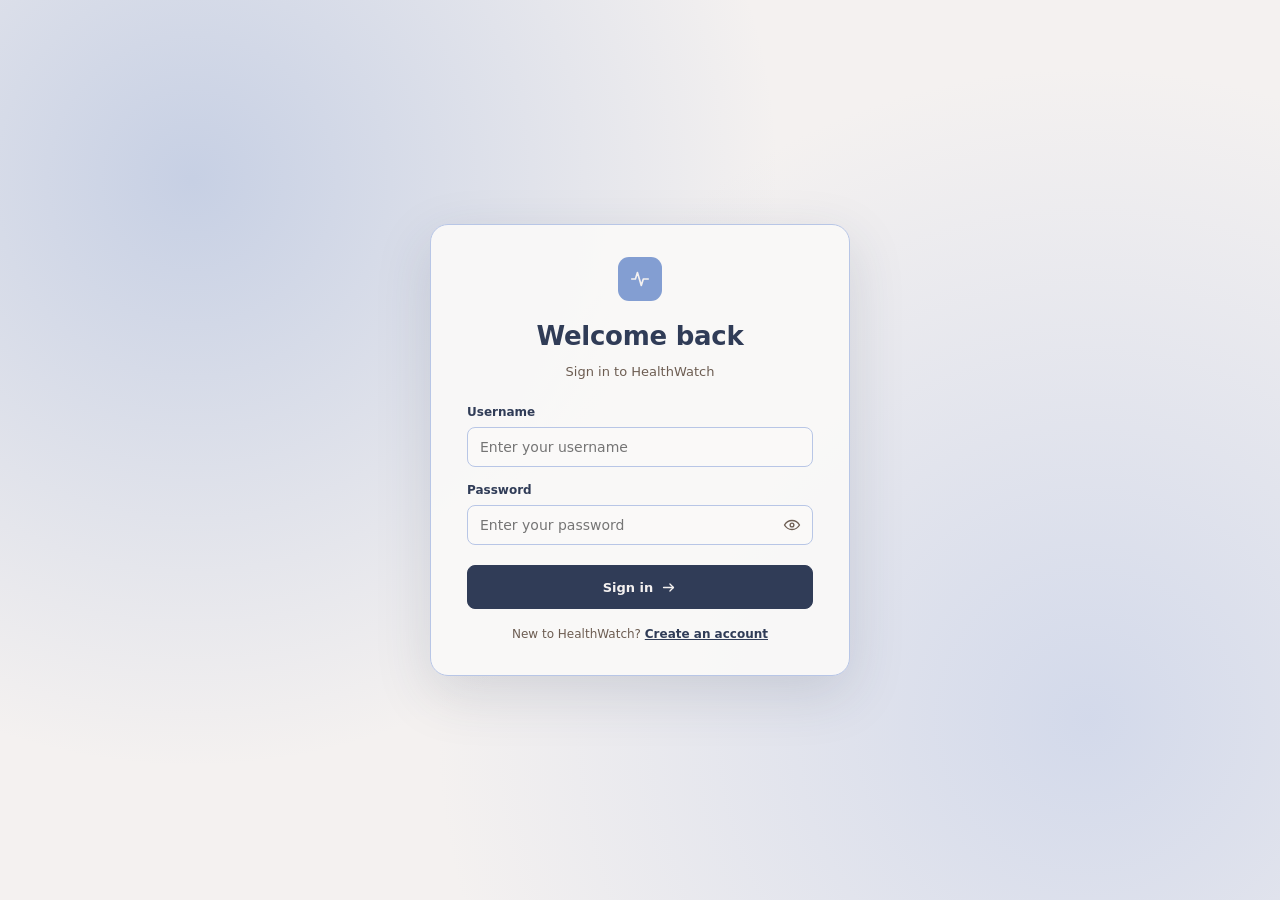
<file: backend/src/main/resources/static/index.html>
<!DOCTYPE html>
<html lang="en">
<head>
  <meta charset="UTF-8">
  <title>HealthWatch</title>
  <link rel="icon" href="img/favicon.svg" type="image/svg+xml">
  <link rel="icon" href="img/favicon-32.png" type="image/png" sizes="32x32">
  <link rel="apple-touch-icon" href="img/apple-touch-icon.png">
</head>
<body>
  <!-- Entry point: signed in goes to the right home page (admin queue or my warnings), otherwise to the sign-in page. -->
  <script src="js/api.js"></script>
  <script>
    window.location.replace(getToken() ? homePage() : "login.html");
  </script>
</body>
</html>
</file>
<file: backend/src/main/resources/static/css/app.css>
/*
 * HealthWatch admin console styles. Plain CSS, no framework.
 *
 * To restyle: change the colour variables right below. Every page uses them,
 * so changing --navy here changes the sidebar, buttons and headings everywhere.
 */

:root {
  /*
   * The palette. Every colour on every page comes from these six.
   * Change a hex code here and the whole app follows.
   */
  --cream: #f4f1f0;       /* page background, text on dark */
  --mist: #b8c6e6;        /* input borders, soft highlights */
  --peri: #839ed2;        /* accents, small labels */
  --haze: #9aacd4;        /* muted text on the sidebar, neutral states */
  --navy: #303c57;        /* sidebar, headings, primary buttons */
  --brown: #6d5d52;       /* secondary text */

  /* Status colours, muted to sit with the blues: red = act now, amber = needs attention, green = done / OK */
  --red: #b5524c;
  --amber: #c7902a;
  --amber-text: #8c6418;  /* amber is too light to read as text on a pale background */
  --green: #3f8a6f;

  /* The font: the computer's own system font (San Francisco on Mac, Segoe UI on Windows). Nothing to download. */
  /* --font: "Google sans", -apple-system, BlinkMacSystemFont, "Segoe UI", Roboto, "Helvetica Neue", Arial, sans-serif; */
  --font: system-ui, ui-sans-serif, -apple-system, BlinkMacSystemFont, "Segoe UI", Roboto, Helvetica, Arial, sans-serif;

  /* Everything below is a lighter or darker mix of the six above (no new colours). */
  --bg: var(--cream);
  --surface: color-mix(in srgb, var(--cream) 45%, white);   /* cards and tables, a touch lighter than the page */
  --line: color-mix(in srgb, var(--brown) 14%, var(--cream)); /* borders and dividers */
  --navy-hover: color-mix(in srgb, var(--navy) 85%, var(--peri));
  --peri-light: var(--mist);
  --peri-pale: color-mix(in srgb, var(--mist) 35%, var(--cream));
  --brown-pale: color-mix(in srgb, var(--brown) 14%, var(--cream));
  --haze-pale: color-mix(in srgb, var(--haze) 25%, var(--cream));
  --red-pale: color-mix(in srgb, var(--red) 14%, var(--cream));
  --amber-pale: color-mix(in srgb, var(--amber) 18%, var(--cream));
  --green-pale: color-mix(in srgb, var(--green) 15%, var(--cream));

  --radius: 10px;
  --sidebar-width: 252px;
}

* { box-sizing: border-box; }
/* "hidden" must always win, even over display: grid/flex set below. */
[hidden] { display: none !important; }

body {
  margin: 0;
  min-height: 100vh;
  font-family: var(--font);
  font-size: 14px;
  line-height: 1.5;
  color: var(--navy);
  background: var(--bg);
}
h1, h2, h3 { font-family: var(--font); font-weight: 650; margin: 0; letter-spacing: -0.01em; }
p { margin: 0; }
button, input, select { font: inherit; }
button { cursor: pointer; }
a { color: inherit; }

.muted { color: var(--brown); }
.small { font-size: 12px; }
.mono { font-family: ui-monospace, SFMono-Regular, Menlo, monospace; font-size: 12px; word-break: break-all; }
.eyebrow {
  font-size: 11px; font-weight: 700; letter-spacing: 0.12em;
  text-transform: uppercase; color: var(--peri); margin-bottom: 4px;
}

/* ================= App shell: sidebar + main area ================= */

.app-shell { min-height: 100vh; display: flex; }

.sidebar {
  position: fixed; inset: 0 auto 0 0; width: var(--sidebar-width);
  background: var(--navy); color: var(--bg);
  padding: 26px 18px 20px; display: flex; flex-direction: column; z-index: 10;
}
.side-brand { display: flex; align-items: center; gap: 12px; margin-bottom: 30px; }
.side-brand strong { font: 700 17px var(--font); display: block; }
.side-brand span { font-size: 12px; color: var(--haze); display: block; }
.brand-mark {
  width: 38px; height: 38px; border-radius: 11px; flex-shrink: 0;
  background: var(--peri); color: var(--cream); display: grid; place-items: center;
}
.nav-label {
  font-size: 11px; text-transform: uppercase; letter-spacing: 0.13em;
  color: var(--peri); margin: 0 12px 8px;
}
.sidebar nav a {
  height: 44px; border-radius: 8px; display: flex; align-items: center; gap: 12px;
  padding: 0 12px; margin: 3px 0; color: var(--haze); text-decoration: none; font-weight: 500;
}
.sidebar nav a:hover { background: var(--navy-hover); color: var(--cream); }
.sidebar nav a.active { background: var(--navy-hover); color: var(--cream); }
.sidebar nav a.active svg { color: var(--peri); }
.sidebar nav a b {
  margin-left: auto; min-width: 22px; height: 20px; padding: 0 6px; border-radius: 10px;
  background: var(--bg); color: var(--navy); font-size: 11px; display: grid; place-items: center;
}
.side-bottom { margin-top: auto; border-top: 1px solid var(--navy-hover); padding-top: 18px; }
.user-card { display: flex; align-items: center; gap: 10px; }
.user-card > div:nth-child(2) { flex: 1; min-width: 0; }
.user-card strong { display: block; font-size: 13px; overflow: hidden; text-overflow: ellipsis; }
.user-card span { display: block; font-size: 11px; color: var(--peri); }
.avatar {
  width: 34px; height: 34px; border-radius: 50%; flex-shrink: 0;
  background: var(--bg); color: var(--navy); display: grid; place-items: center;
  font-weight: 700; font-size: 12px; text-transform: uppercase;
}
.user-card button { border: 0; background: transparent; color: var(--peri); padding: 7px; border-radius: 6px; }
.user-card button:hover { color: var(--cream); background: var(--navy-hover); }

.main-shell { margin-left: var(--sidebar-width); width: calc(100% - var(--sidebar-width)); min-height: 100vh; }

.topbar {
  min-height: 88px; padding: 0 36px; display: flex; align-items: center; gap: 16px;
  background: var(--bg); border-bottom: 1px solid var(--line); position: sticky; top: 0; z-index: 8;
}
.topbar h1 { font-size: 24px; }
.topbar .actions { margin-left: auto; display: flex; gap: 8px; }
.back {
  width: 32px; height: 32px; margin-left: -8px; border-radius: 50%;
  color: var(--brown); display: grid; place-items: center; text-decoration: none;
}
.back:hover { color: var(--navy); background: var(--brown-pale); }

.page { padding: 28px 36px 60px; max-width: 1400px; margin: 0 auto; }
.intro-row { display: flex; justify-content: space-between; align-items: flex-end; gap: 16px; margin-bottom: 22px; }
.intro-row h2 { font-size: 18px; margin-bottom: 4px; }
.intro-row p { color: var(--brown); font-size: 13px; }

/* ---------- Collapsible sidebar ---------- */
.side-brand { position: relative; }
.collapse-btn {
  margin-left: auto; width: 30px; height: 30px; border: 0; border-radius: 7px; flex-shrink: 0;
  background: transparent; color: var(--haze); display: grid; place-items: center;
}
.collapse-btn:hover { background: var(--navy-hover); color: var(--cream); }
body.sidebar-collapsed { --sidebar-width: 72px; }
.sidebar, .main-shell { transition: width 0.15s, margin-left 0.15s; }
body.sidebar-collapsed .sidebar { padding-left: 12px; padding-right: 12px; }
body.sidebar-collapsed .side-brand { flex-direction: column; gap: 14px; }
body.sidebar-collapsed .side-brand > div:not(.brand-mark),
body.sidebar-collapsed .nav-label,
body.sidebar-collapsed .sidebar nav a span,
body.sidebar-collapsed .user-card > div:nth-child(2) { display: none; }
body.sidebar-collapsed .collapse-btn { margin: 0; }
body.sidebar-collapsed .side-brand .brand-mark { margin: 0 auto; }
body.sidebar-collapsed .sidebar nav a { justify-content: center; padding: 0; position: relative; }
body.sidebar-collapsed .sidebar nav a b { position: absolute; top: 4px; right: 4px; min-width: 18px; height: 16px; font-size: 10px; }
body.sidebar-collapsed .user-card { flex-direction: column; }

/* ---------- "?" help button with a small pop-over ---------- */
.help { position: relative; display: inline-flex; vertical-align: middle; margin-left: 4px; }
.help-btn {
  width: 18px; height: 18px; border-radius: 50%; border: 1px solid var(--mist); background: var(--surface);
  color: var(--peri); font-size: 11px; font-weight: 700; line-height: 1; display: grid; place-items: center; padding: 0;
}
.help-btn:hover, .help-btn[aria-expanded="true"] { background: var(--navy); border-color: var(--navy); color: var(--cream); }
.help-pop {
  position: absolute; left: 50%; top: calc(100% + 8px); transform: translateX(-50%); z-index: 45;
  width: 280px; padding: 12px 14px; border-radius: 10px; background: var(--navy); color: var(--cream);
  font-size: 12.5px; font-weight: 400; line-height: 1.5; box-shadow: 0 10px 30px color-mix(in srgb, var(--navy) 30%, transparent);
}
.help-pop { text-transform: none; letter-spacing: normal; text-align: left; white-space: normal; }
.help-pop strong { display: block; margin-bottom: 4px; }
.select {
  height: 36px; padding: 0 32px 0 12px; border: 1px solid var(--line); border-radius: 8px; color: var(--navy);
  background: var(--surface) url("data:image/svg+xml,%3Csvg xmlns='http://www.w3.org/2000/svg' width='12' height='12' viewBox='0 0 24 24' fill='none' stroke='%23839ed2' stroke-width='2.5'%3E%3Cpath d='m6 9 6 6 6-6'/%3E%3C/svg%3E") no-repeat right 11px center;
  appearance: none; font-size: 13px; cursor: pointer;
}
.select:focus { outline: none; border-color: var(--peri); }
/* Borderless dropdown (events region filter): just the text and the arrow */
.select-plain { border-color: transparent; background-color: transparent; font-weight: 600; }
.select-plain:hover { background-color: var(--brown-pale); }
.select-plain:focus { border-color: transparent; }
.select-plain:focus-visible { border-color: var(--peri); }
.help-pop ul { margin: 6px 0 0; padding-left: 18px; }
.help-pop code { font-family: ui-monospace, Menlo, monospace; color: var(--mist); }

/* ================= Buttons ================= */

.btn {
  height: 38px; padding: 0 14px; border-radius: 8px; border: 1px solid transparent;
  display: inline-flex; align-items: center; justify-content: center; gap: 7px;
  font-weight: 600; font-size: 13px; text-decoration: none; white-space: nowrap;
  transition: background 0.15s, border-color 0.15s;
}
.btn:disabled { opacity: 0.55; cursor: not-allowed; }
.btn-primary { background: var(--navy); border-color: var(--navy); color: var(--cream); }
.btn-primary:hover:not(:disabled) { background: var(--navy-hover); }
.btn-secondary { background: var(--surface); border-color: var(--peri-light); color: var(--navy); }
.btn-secondary:hover:not(:disabled) { background: var(--peri-pale); }
.btn-ghost { background: transparent; color: var(--brown); }
.btn-ghost:hover:not(:disabled) { background: var(--brown-pale); color: var(--navy); }
.btn-danger { background: var(--surface); border-color: color-mix(in srgb, var(--red) 35%, var(--cream)); color: var(--red); }
.btn-danger:hover:not(:disabled) { background: var(--red-pale); }
.btn-danger-solid { background: var(--red); border-color: var(--red); color: var(--cream); }
.btn-danger-solid:hover:not(:disabled) { background: color-mix(in srgb, var(--red) 85%, var(--navy)); }
.btn-sm { height: 30px; padding: 0 10px; font-size: 12px; border-radius: 6px; }

/* ================= Tabs ================= */

.tabs { display: flex; gap: 4px; border-bottom: 1px solid var(--line); margin-bottom: 18px; }
.tabs button {
  border: 0; background: transparent; color: var(--brown); padding: 10px 14px 12px;
  font-weight: 600; font-size: 13px; position: relative;
}
.tabs button:hover { color: var(--navy); }
.tabs button.active { color: var(--navy); }
.tabs button.active::after {
  content: ""; position: absolute; left: 10px; right: 10px; bottom: -1px; height: 2px; background: var(--navy);
}
.tabs button span {
  font-size: 11px; background: var(--brown-pale); padding: 1px 7px; border-radius: 10px; margin-left: 6px;
}
.tabs button.active span { background: var(--navy); color: var(--cream); }

/* ================= Badges ================= */
/*
 * Severity is the only thing that uses red / amber / green:
 *   critical = solid red, high = pale red, medium = pale amber, low = pale green
 *
 * Everything else (statuses, AI assessment, confidence, sources) uses the blues:
 *   warning status (pending review, approved, suppressed) = all the same pale blue; the word tells them apart
 *   solid navy = done / strongest      (confirmed, enabled, high confidence, AI OK)
 *   mist       = active / needs a look (new, genuine trend, medium confidence)
 *   pale blue  = in between            (under review, uncertain)
 *   outline    = inactive / weakest    (dismissed, suppressed, disabled, likely noise, low confidence, AI failed)
 */
.badge {
  display: inline-flex; align-items: center; gap: 5px; padding: 4px 9px; border-radius: 6px;
  font-size: 11px; font-weight: 700; line-height: 1.2; white-space: nowrap;
  border: 1px solid transparent; background: var(--haze-pale); color: var(--navy);
}
/* severity */
.badge-critical { background: var(--red); color: var(--cream); }
.badge-high { background: var(--red-pale); color: var(--red); }
.badge-medium { background: var(--amber-pale); color: var(--amber-text); }
.badge-low { background: var(--green-pale); color: var(--green); }
/* everything else */
.badge-confirmed, .badge-enabled, .badge-available, .badge-conf-high, .badge-ok
  { background: var(--navy); color: var(--cream); }
.badge-new, .badge-genuine_trend, .badge-conf-medium
  { background: var(--mist); color: var(--navy); }
.badge.badge-pending_review, .badge.badge-approved, .badge.badge-suppressed
  { background: var(--peri-pale); color: var(--navy); border-color: var(--mist); }
.badge-under_review, .badge-uncertain
  { background: var(--peri-pale); color: var(--navy); border-color: var(--mist); }
.badge-dismissed, .badge-disabled, .badge-likely_noise, .badge-conf-low, .badge-failed
  { background: transparent; color: var(--brown); border-color: var(--mist); }
.badge .dot { width: 6px; height: 6px; border-radius: 50%; background: currentColor; }

/* ================= Cards, panels ================= */

.panel {
  background: var(--surface); border: 1px solid var(--line); border-radius: var(--radius);
  padding: 20px 22px;
}
.panel h2 { font-size: 16px; }
.panel-title { display: flex; justify-content: space-between; align-items: center; gap: 12px; margin-bottom: 16px; }
.panel-title p { font-size: 13px; color: var(--brown); margin-top: 2px; }
.empty { padding: 36px; text-align: center; color: var(--brown); }

/* ================= Review queue ================= */

.queue-list { display: grid; gap: 14px; }
.warning-card {
  position: relative; overflow: hidden; padding: 20px 22px 16px 26px;
  background: var(--surface); border: 1px solid var(--line); border-radius: 12px;
  box-shadow: 0 2px 8px color-mix(in srgb, var(--navy) 5%, transparent);
}
.severity-line { position: absolute; left: 0; top: 0; bottom: 0; width: 4px; background: var(--mist); }
.severity-critical { background: var(--red); }
.severity-high { background: color-mix(in srgb, var(--red) 65%, var(--cream)); }
.severity-medium { background: var(--amber); }
.severity-low { background: var(--green); }
.warning-head { display: flex; align-items: center; justify-content: space-between; gap: 12px; }
.badges { display: flex; gap: 7px; flex-wrap: wrap; }
.wait { display: flex; align-items: center; gap: 5px; font-size: 12px; color: var(--brown); }
.warning-meta {
  display: flex; flex-wrap: wrap; align-items: flex-end; gap: 16px 40px;
  margin: 16px 0 14px; padding-bottom: 14px; border-bottom: 1px solid var(--line);
}
.label-sm {
  display: block; font-size: 10px; font-weight: 700; letter-spacing: 0.08em;
  text-transform: uppercase; color: var(--peri); margin-bottom: 4px;
}
.warning-meta strong { font-size: 13px; }
.score-pill { font-size: 11px; background: var(--peri-pale); padding: 2px 6px; border-radius: 4px; margin-left: 4px; }
.score-bar { width: 120px; height: 5px; background: var(--line); border-radius: 3px; overflow: hidden; }
.score-bar i { display: block; height: 100%; background: var(--navy); border-radius: 3px; }
.warning-text {
  font: 500 15px/1.6 var(--font); white-space: pre-line;
  margin: 0 0 14px; padding-left: 14px; border-left: 2px solid var(--peri-light);
}
.card-actions { display: flex; flex-wrap: wrap; align-items: center; gap: 8px; padding-top: 14px; border-top: 1px solid var(--line); }
.actions-spacer { flex: 1; } /* pushes View event / Show history to the right of the review buttons */

/* Edited warning: the AI original stays one click away (CG-28) */
.ai-original { margin: -6px 0 14px; font-size: 13px; color: var(--brown); }
.ai-original summary { cursor: pointer; font-weight: 600; margin-bottom: 8px; }
.ai-original .warning-text { font-size: 14px; color: var(--brown); border-left-color: var(--mist); }

/* Review pop-up (edit / downgrade / suppress) */
.modal-review { width: 560px; display: grid; gap: 14px; }
.modal-review .modal-head { margin-bottom: 0; }
.original-text { background: var(--bg); border-radius: 8px; padding: 12px 14px; font-size: 13px; color: var(--brown); }
.original-text p { margin: 0; white-space: pre-line; }
.input.textarea { height: auto; padding: 10px 12px; line-height: 1.5; resize: vertical; font-family: inherit; }
.input.textarea:focus { border-color: var(--peri); box-shadow: 0 0 0 3px color-mix(in srgb, var(--peri) 25%, transparent); }

/* ================= Tables ================= */

/* overflow stays visible so pop-overs (the "?" help) can extend past a short table; corners are rounded on the cells instead */
.table-card { background: var(--surface); border: 1px solid var(--line); border-radius: var(--radius); }
.table-card > :first-child { border-top-left-radius: var(--radius); border-top-right-radius: var(--radius); }
.table-card thead tr:first-child th:first-child { border-top-left-radius: var(--radius); }
.table-card thead tr:first-child th:last-child { border-top-right-radius: var(--radius); }
.table-card .table-tools + table thead th { border-radius: 0; }
.table-card tbody tr:last-child td:first-child { border-bottom-left-radius: var(--radius); }
.table-card tbody tr:last-child td:last-child { border-bottom-right-radius: var(--radius); }
.table-tools {
  min-height: 58px; padding: 0 16px; display: flex; align-items: center; justify-content: space-between;
  gap: 12px; border-bottom: 1px solid var(--line);
}
.table-tools .tabs { margin: 0; border: 0; }
table { border-collapse: collapse; width: 100%; font-size: 13px; }
th {
  text-align: left; padding: 11px 16px; font-size: 10px; letter-spacing: 0.07em; text-transform: uppercase;
  color: var(--brown); background: var(--bg); border-bottom: 1px solid var(--line);
}
td { padding: 14px 16px; border-bottom: 1px solid var(--line); color: var(--brown); vertical-align: middle; }
td strong { color: var(--navy); }
tbody tr:last-child td { border-bottom: 0; }
tr.clickable { cursor: pointer; }
tr.clickable:hover td { background: var(--peri-pale); }
.confidence-cell { display: flex; align-items: center; gap: 8px; }
.confidence-cell .score-bar { width: 48px; }
.chev { color: var(--peri-light); }

.mini-search {
  height: 36px; width: 240px; border: 1px solid var(--line); border-radius: 8px;
  display: flex; align-items: center; gap: 6px; padding: 0 10px; color: var(--peri); background: var(--surface);
}
.mini-search:focus-within { border-color: var(--peri); }
.mini-search input { border: 0; outline: 0; background: transparent; flex: 1; min-width: 0; color: var(--navy); }

/* ================= Event detail ================= */

.detail-summary {
  display: grid; grid-template-columns: repeat(4, 1fr); background: var(--navy); color: var(--cream);
  border-radius: var(--radius); padding: 18px 22px; margin-bottom: 18px;
}
.detail-summary > div { padding: 0 20px; border-right: 1px solid var(--navy-hover); }
.detail-summary > div:first-child { padding-left: 0; }
.detail-summary > div:last-child { border-right: 0; }
.detail-summary span {
  display: block; font-size: 11px; text-transform: uppercase; letter-spacing: 0.07em;
  color: var(--haze); margin-bottom: 4px;
}
.detail-summary strong { font-size: 14px; }
.detail-summary .accent { color: var(--peri); }

.detail-grid { display: grid; grid-template-columns: minmax(0, 2fr) minmax(280px, 0.85fr); gap: 18px; }
.detail-grid > div { display: grid; align-content: start; gap: 18px; }

.big-score { font: 700 28px var(--font); }
.factor-grid { display: grid; grid-template-columns: repeat(4, 1fr); gap: 10px; }
.factor { background: var(--bg); border-radius: 8px; padding: 13px 14px; }
.factor span { display: block; font-size: 12px; color: var(--brown); }
.factor strong { display: block; font: 700 20px var(--font); margin: 4px 0; }
.factor small { display: block; font-size: 11px; color: var(--peri); }

.cause { background: var(--bg); border-left: 3px solid var(--navy); border-radius: 6px; padding: 12px 14px; margin-bottom: 14px; }
.cause strong { font-size: 14px; }
.explanation-text { color: var(--brown); line-height: 1.7; }
.evidence-cols { display: grid; grid-template-columns: 1fr 1fr; gap: 26px; margin-top: 18px; }
.evidence-cols h3 { font-size: 13px; margin-bottom: 6px; }
.evidence-cols ul { list-style: none; padding: 0; margin: 0; }
.evidence-cols li { position: relative; padding-left: 18px; margin: 7px 0; color: var(--brown); font-size: 13px; }
.check-list li::before { content: "\2713"; position: absolute; left: 0; color: var(--green); font-weight: 700; }
.dot-list li::before {
  content: ""; position: absolute; left: 3px; top: 8px; width: 5px; height: 5px; border-radius: 50%; background: var(--peri);
}

.note { display: flex; gap: 10px; align-items: flex-start; border-radius: 8px; padding: 11px 13px; font-size: 13px; }
.note .note-title { display: block; }
.note-info { background: var(--peri-pale); color: var(--navy); }
.note-warn { background: var(--amber-pale); color: var(--amber-text); }
.note-error { background: var(--red-pale); color: var(--red); }
.note-success { background: var(--green-pale); color: var(--green); }
.note svg { flex-shrink: 0; margin-top: 1px; }

.mini-warning { border: 1px solid var(--line); border-radius: 8px; padding: 13px; margin-bottom: 10px; }
.mini-warning p { white-space: pre-line; font-size: 13px; color: var(--brown); margin-top: 8px; }

.timeline > div { position: relative; padding: 0 0 18px 22px; }
.timeline > div::before { content: ""; position: absolute; left: 5px; top: 10px; bottom: -4px; width: 1px; background: var(--line); }
.timeline > div:last-child::before { display: none; }
.timeline i {
  position: absolute; left: 1px; top: 5px; width: 9px; height: 9px; border-radius: 50%;
  background: var(--navy); border: 2px solid var(--surface); box-shadow: 0 0 0 1px var(--navy);
}
.timeline span { display: block; font-size: 11px; color: var(--peri); }
.timeline strong { display: block; font-size: 13px; margin: 2px 0; }
.timeline p { font-size: 12px; color: var(--brown); }
.facts { display: grid; grid-template-columns: max-content 1fr; gap: 8px 16px; font-size: 13px; margin: 0; }
.facts dt { color: var(--brown); }
.facts dd { margin: 0; font-weight: 600; text-align: right; }

/* ================= Modal (audit trail) ================= */

.modal-backdrop { position: fixed; inset: 0; background: color-mix(in srgb, var(--navy) 50%, transparent); display: grid; place-items: center; z-index: 30; }
.modal {
  width: 480px; max-width: calc(100vw - 32px); max-height: 80vh; overflow: auto;
  background: var(--surface); border-radius: 14px; padding: 24px; box-shadow: 0 20px 70px color-mix(in srgb, var(--navy) 35%, transparent);
}
.modal-head { display: flex; justify-content: space-between; align-items: flex-start; margin-bottom: 20px; }
.modal-head button { border: 0; background: transparent; color: var(--brown); padding: 4px; border-radius: 6px; }
.modal-head button:hover { background: var(--brown-pale); }

/* ================= Forms ================= */

.field { display: block; font-size: 12px; font-weight: 700; color: var(--brown); }
.input, .field input, .field select {
  display: block; width: 100%; height: 40px; margin-top: 6px; padding: 0 12px;
  border: 1px solid var(--mist); border-radius: 8px; background: var(--surface); color: var(--navy);
  font-size: 14px; font-weight: 400; outline: none;
}
.input:focus, .field input:focus { border-color: var(--peri); box-shadow: 0 0 0 3px color-mix(in srgb, var(--peri) 25%, transparent); }
.form-grid { display: grid; grid-template-columns: 1fr 1fr; gap: 14px; }
.form-grid .wide { grid-column: 1 / -1; }
.form-actions { display: flex; justify-content: flex-end; gap: 8px; margin-top: 16px; }
.register-form { margin-bottom: 18px; border-color: var(--mist); box-shadow: 0 3px 15px color-mix(in srgb, var(--navy) 7%, transparent); }

/* Date input with our own calendar icon (the browser's default icon is hidden). */
.date-input { position: relative; display: block; margin-top: 6px; }
.date-input input {
  margin-top: 0; padding-right: 40px; cursor: pointer; color-scheme: light;
  font-variant-numeric: tabular-nums; letter-spacing: 0.02em;
}
.date-input input::-webkit-calendar-picker-indicator { opacity: 0; position: absolute; inset: 0; width: 100%; height: 100%; cursor: pointer; }
.date-input svg { position: absolute; right: 12px; top: 50%; transform: translateY(-50%); color: var(--peri); pointer-events: none; }

/* ================= Data sources ================= */

.source-summary {
  display: grid; grid-template-columns: repeat(2, minmax(0, 220px)); gap: 12px; margin-bottom: 18px;
}
.stat { background: var(--surface); border: 1px solid var(--line); border-radius: var(--radius); padding: 14px 16px; display: flex; align-items: center; gap: 12px; }
.stat i { width: 9px; height: 9px; border-radius: 50%; }
.stat span { font-size: 12px; color: var(--brown); }
.stat strong { display: block; font: 700 20px var(--font); color: var(--navy); }
.source-name { display: flex; align-items: center; gap: 10px; }
.source-icon { width: 32px; height: 32px; border-radius: 7px; background: var(--peri-pale); color: var(--navy); display: grid; place-items: center; flex-shrink: 0; }
code.url { font: 12px ui-monospace, Menlo, monospace; color: var(--brown); background: var(--bg); padding: 4px 7px; border-radius: 5px; word-break: break-all; }
.row-actions { display: flex; gap: 6px; justify-content: flex-end; flex-wrap: nowrap; }
.inline-edit { display: flex; gap: 6px; align-items: center; }
.inline-edit input { margin: 0; height: 32px; min-width: 260px; font-size: 12px; }

.result-grid { display: grid; grid-template-columns: repeat(4, 1fr); gap: 10px; margin-top: 16px; }

.url-view { display: flex; align-items: center; gap: 6px; }
.icon-btn {
  width: 28px; height: 28px; flex-shrink: 0; border: 1px solid transparent; border-radius: 6px;
  background: transparent; color: var(--peri); display: grid; place-items: center;
}
.icon-btn:hover { background: var(--peri-pale); border-color: var(--mist); color: var(--navy); }
.url-cell .form-error { margin-top: 6px; }

/* On/off switch in the Status column */
.switch { display: inline-flex; align-items: center; gap: 9px; border: 0; background: transparent; padding: 4px 0; color: var(--brown); font-weight: 600; font-size: 13px; }
.switch-track { width: 36px; height: 20px; border-radius: 10px; background: var(--mist); position: relative; transition: background 0.15s; flex-shrink: 0; }
.switch-thumb {
  position: absolute; top: 2px; left: 2px; width: 16px; height: 16px; border-radius: 50%;
  background: var(--surface); box-shadow: 0 1px 2px color-mix(in srgb, var(--navy) 30%, transparent); transition: left 0.15s;
}
.switch.on { color: var(--navy); }
.switch.on .switch-track { background: var(--navy); }
.switch.on .switch-thumb { left: 18px; }
.switch:hover:not(:disabled) .switch-track { box-shadow: 0 0 0 3px color-mix(in srgb, var(--peri) 25%, transparent); }
.switch:disabled { cursor: not-allowed; opacity: 0.5; }

/* Form errors and hints */
.hint { display: block; font-weight: 400; font-size: 12px; color: var(--brown); margin-top: 5px; }
.form-error {
  display: flex; align-items: flex-start; gap: 8px; margin-top: 12px; padding: 9px 12px; border-radius: 8px;
  background: var(--red-pale); color: var(--red); font-size: 13px; font-weight: 500;
}
.form-error svg { flex-shrink: 0; margin-top: 1px; }
.input.invalid, .field input.invalid { border-color: var(--red); box-shadow: 0 0 0 3px color-mix(in srgb, var(--red) 15%, transparent); }

.confirm-body { color: var(--brown); display: grid; gap: 14px; }
.confirm-facts { background: var(--bg); border-radius: 8px; padding: 12px 14px; }
.confirm-facts dd { text-align: left; word-break: break-all; color: var(--navy); }
.modal-wide { width: 560px; overflow: visible; } /* visible so the calendar can hang below the pop-up */
.flatpickr-wrapper { display: block; width: 100%; }
.flatpickr-calendar.static { top: calc(100% + 6px); left: 50%; transform: translateX(-50%); }

/* ================= Calendar (flatpickr library), restyled with our palette ================= */
.date-input .input, .date-input input.form-control { text-align: center; padding: 0 40px; }
.flatpickr-calendar {
  z-index: 40; /* above the pop-up and its dark overlay */
  font-family: var(--font); border-radius: 12px; border: 1px solid var(--line);
  box-shadow: 0 12px 40px color-mix(in srgb, var(--navy) 18%, transparent); background: var(--surface);
}
.flatpickr-calendar.arrowTop::before, .flatpickr-calendar.arrowTop::after { display: none; }
.flatpickr-months { padding: 6px 4px 2px; }
.flatpickr-months .flatpickr-month, .flatpickr-current-month { color: var(--navy); fill: var(--navy); }
.flatpickr-current-month {
  font-size: 15px; font-weight: 650; display: flex; align-items: center; justify-content: center;
  gap: 4px; left: 0; width: 100%; padding-top: 6px; height: 36px;
}
.flatpickr-current-month .numInputWrapper { width: 6ch; }
.flatpickr-current-month input.cur-year { font-weight: 650; padding: 0 0 0 2px; }
.flatpickr-months .flatpickr-prev-month, .flatpickr-months .flatpickr-next-month { top: 4px; }
.flatpickr-current-month .flatpickr-monthDropdown-months { font-weight: 650; }
.flatpickr-months .flatpickr-prev-month, .flatpickr-months .flatpickr-next-month { color: var(--peri); fill: var(--peri); padding: 12px 14px; }
.flatpickr-months .flatpickr-prev-month:hover svg, .flatpickr-months .flatpickr-next-month:hover svg { fill: var(--navy); }
span.flatpickr-weekday { color: var(--peri); font-weight: 700; font-size: 11px; }
.flatpickr-day { color: var(--navy); border-radius: 8px; font-weight: 500; }
.flatpickr-day:hover { background: var(--peri-pale); border-color: var(--peri-pale); }
.flatpickr-day.today { border-color: var(--peri); }
.flatpickr-day.prevMonthDay, .flatpickr-day.nextMonthDay { color: var(--haze); }
.flatpickr-day.flatpickr-disabled, .flatpickr-day.flatpickr-disabled:hover { color: var(--mist); }
.flatpickr-day.inRange { background: var(--peri-pale); border-color: var(--peri-pale); box-shadow: -5px 0 0 var(--peri-pale), 5px 0 0 var(--peri-pale); border-radius: 0; }
.flatpickr-day.selected, .flatpickr-day.startRange, .flatpickr-day.endRange,
.flatpickr-day.selected:hover, .flatpickr-day.startRange:hover, .flatpickr-day.endRange:hover {
  background: var(--navy); border-color: var(--navy); color: var(--cream);
}
.flatpickr-day.selected.startRange + .endRange:not(:nth-child(7n+1)),
.flatpickr-day.startRange.startRange + .endRange:not(:nth-child(7n+1)) { box-shadow: -10px 0 0 var(--navy); }

/* ================= Messages ================= */

.message { margin-bottom: 18px; }

/* Success messages pop up at the bottom (a "toast") so the page doesn't jump. */
.toast {
  position: fixed; bottom: 24px; left: calc(50% + var(--sidebar-width) / 2); transform: translate(-50%, 20px);
  z-index: 50; min-width: 280px; max-width: 520px; opacity: 0; pointer-events: none;
  box-shadow: 0 10px 30px color-mix(in srgb, var(--navy) 20%, transparent);
  transition: opacity 0.2s, transform 0.2s;
}
.toast.show { opacity: 1; transform: translate(-50%, 0); }
.toast .note-success { background: var(--navy); color: var(--cream); }
.login-shell ~ .toast { left: 50%; }

/* ================= Login ================= */

.login-shell {
  min-height: 100vh; display: grid; place-items: center; padding: 24px;
  /*
   * Sign-in page background. To use a picture instead, put it in static/img/
   * and replace the next lines with:   background: url("../img/your-picture.jpg") center / cover no-repeat;
   */
  background:
    radial-gradient(circle at 15% 20%, color-mix(in srgb, var(--peri) 40%, transparent), transparent 45%),
    radial-gradient(circle at 85% 80%, color-mix(in srgb, var(--mist) 55%, transparent), transparent 50%),
    var(--cream);
}
.login-card {
  width: 420px; max-width: 100%; background: color-mix(in srgb, var(--surface) 94%, transparent);
  border: 1px solid var(--peri-light); border-radius: 18px; padding: 32px 36px;
  box-shadow: 0 18px 55px color-mix(in srgb, var(--navy) 15%, transparent);
}
.login-card .brand-mark { margin: 0 auto 16px; width: 44px; height: 44px; }
.auth-heading { text-align: center; margin-bottom: 22px; }
.auth-heading h2 { font-size: 26px; }
.auth-heading p { color: var(--brown); margin-top: 6px; font-size: 13px; }
.login-card .field { margin-bottom: 14px; color: var(--navy); }
.password-field { position: relative; }
.password-field input { padding-right: 44px; }
.password-field button {
  position: absolute; right: 4px; bottom: 3px; width: 34px; height: 34px; border: 0; border-radius: 6px;
  background: transparent; color: var(--brown); display: grid; place-items: center;
}
.password-field button:hover { color: var(--navy); background: var(--brown-pale); }
.login-card .btn { width: 100%; height: 44px; margin-top: 6px; }
.login-footer { text-align: center; color: var(--brown); font-size: 12px; margin-top: 16px; }

@media (max-width: 1100px) {
  .factor-grid, .result-grid { grid-template-columns: 1fr 1fr; }
  .detail-grid { grid-template-columns: 1fr; }
  .page, .topbar { padding-left: 24px; padding-right: 24px; }
}

/* ================= End-user pages (My warnings, Settings) ================= */

.page-narrow { max-width: 860px; }

/* Who the warnings are for */
.profile-strip {
  display: flex; flex-wrap: wrap; align-items: center; gap: 8px 18px; margin-bottom: 18px;
  padding: 12px 16px; background: var(--surface); border: 1px solid var(--line); border-radius: var(--radius); font-size: 13px;
}
.profile-item { display: inline-flex; align-items: center; gap: 6px; font-weight: 600; }
.profile-item svg { color: var(--peri); }
.profile-edit { margin-left: auto; display: inline-flex; align-items: center; gap: 5px; color: var(--navy); font-weight: 600; text-decoration: none; }
.profile-edit:hover { text-decoration: underline; }

/* A warning as an end user sees it */
.my-warning-text { font-size: 16px; margin-top: 14px; }
.ai-line {
  display: flex; gap: 10px; align-items: flex-start; margin: 0 0 14px; padding: 10px 12px;
  border-radius: 8px; background: var(--peri-pale); font-size: 14px;
}
.ai-line svg { color: var(--peri); flex-shrink: 0; margin-top: 2px; }
.ai-line .label-sm { margin-bottom: 2px; }
.my-warning-facts {
  display: grid; grid-template-columns: 1fr 1fr; gap: 16px; padding-top: 14px; border-top: 1px solid var(--line); margin-bottom: 12px;
}
.my-warning-facts p { font-size: 13px; line-height: 1.5; color: var(--navy); }
.my-warning-facts .badge { margin-right: 4px; vertical-align: 1px; }
.my-warning .note { margin-top: 4px; }
.feed-note { margin-top: 18px; text-align: center; }

.empty-state { display: grid; justify-items: center; gap: 8px; padding: 44px 24px; text-align: center; }
.empty-state svg { color: var(--peri); }
.empty-state.all-clear svg { color: var(--green); }
.empty-state h2 { font-size: 17px; }
.empty-state p { color: var(--brown); font-size: 14px; max-width: 420px; }
.empty-state .btn { margin-top: 8px; }

/* Settings form */
.settings-form { margin-bottom: 18px; }
.settings-section { border: 0; padding: 0; margin: 0 0 22px; min-width: 0; }
.settings-section legend { font-weight: 700; font-size: 14px; color: var(--navy); margin-bottom: 10px; padding: 0; }
.settings-section legend .hint { display: inline; margin-left: 6px; }
.settings-section .field { max-width: 320px; }
.choice-list { display: grid; gap: 8px; }
.choice {
  display: flex; gap: 12px; align-items: flex-start; padding: 12px 14px; cursor: pointer;
  border: 1px solid var(--line); border-radius: 8px; background: var(--surface);
}
.choice:hover { border-color: var(--mist); }
.choice:has(input:checked) { border-color: var(--peri); background: var(--peri-pale); }
.choice input { margin-top: 3px; accent-color: var(--navy); }
.choice strong { display: block; font-size: 14px; }
.choice small { display: block; color: var(--brown); font-size: 12px; margin-top: 2px; }
.check-grid { display: flex; flex-wrap: wrap; gap: 8px; }
.check {
  display: inline-flex; align-items: center; gap: 8px; padding: 8px 12px; cursor: pointer; font-size: 14px;
  border: 1px solid var(--line); border-radius: 999px; background: var(--surface);
}
.check:has(input:checked) { border-color: var(--peri); background: var(--peri-pale); font-weight: 600; }
.check input { accent-color: var(--navy); }

.danger-zone { display: flex; justify-content: space-between; align-items: center; gap: 20px; border-color: color-mix(in srgb, var(--red) 30%, var(--cream)); }
.danger-zone h2 { color: var(--red); margin-bottom: 4px; }
.danger-zone p { font-size: 13px; color: var(--brown); max-width: 520px; }
.danger-zone .btn { flex-shrink: 0; }

@media (max-width: 700px) {
  .my-warning-facts { grid-template-columns: 1fr; }
  .danger-zone { flex-direction: column; align-items: flex-start; }
}

/* Sign-up */
.signup-card { width: 460px; }
.consent-box {
  background: var(--bg); border: 1px solid var(--line); border-radius: 8px; padding: 12px 14px; margin: 4px 0 12px;
}
.consent-text { max-height: 170px; overflow-y: auto; font-size: 12.5px; line-height: 1.55; color: var(--navy); margin-top: 4px; }
.consent-text p + p { margin-top: 8px; }
.consent-check { width: 100%; border-radius: 8px; margin-bottom: 8px; }
.login-footer a { color: var(--navy); font-weight: 600; }

/* Refresh: just the arrow, no box; spins while the page reloads its data */
.refresh-btn { width: 36px; height: 36px; color: var(--navy); }
.refresh-btn:disabled { cursor: progress; }
.refresh-btn.spinning svg { animation: refresh-spin 0.8s linear infinite; }
@keyframes refresh-spin { to { transform: rotate(360deg); } }

/* Review queue: the AI's likely cause for the event (CG-163), above the warning text */
.likely-cause { font-size: 13px; color: var(--navy); margin: -4px 0 12px; }
.likely-cause .label-sm { display: block; margin-bottom: 2px; }
</file>
